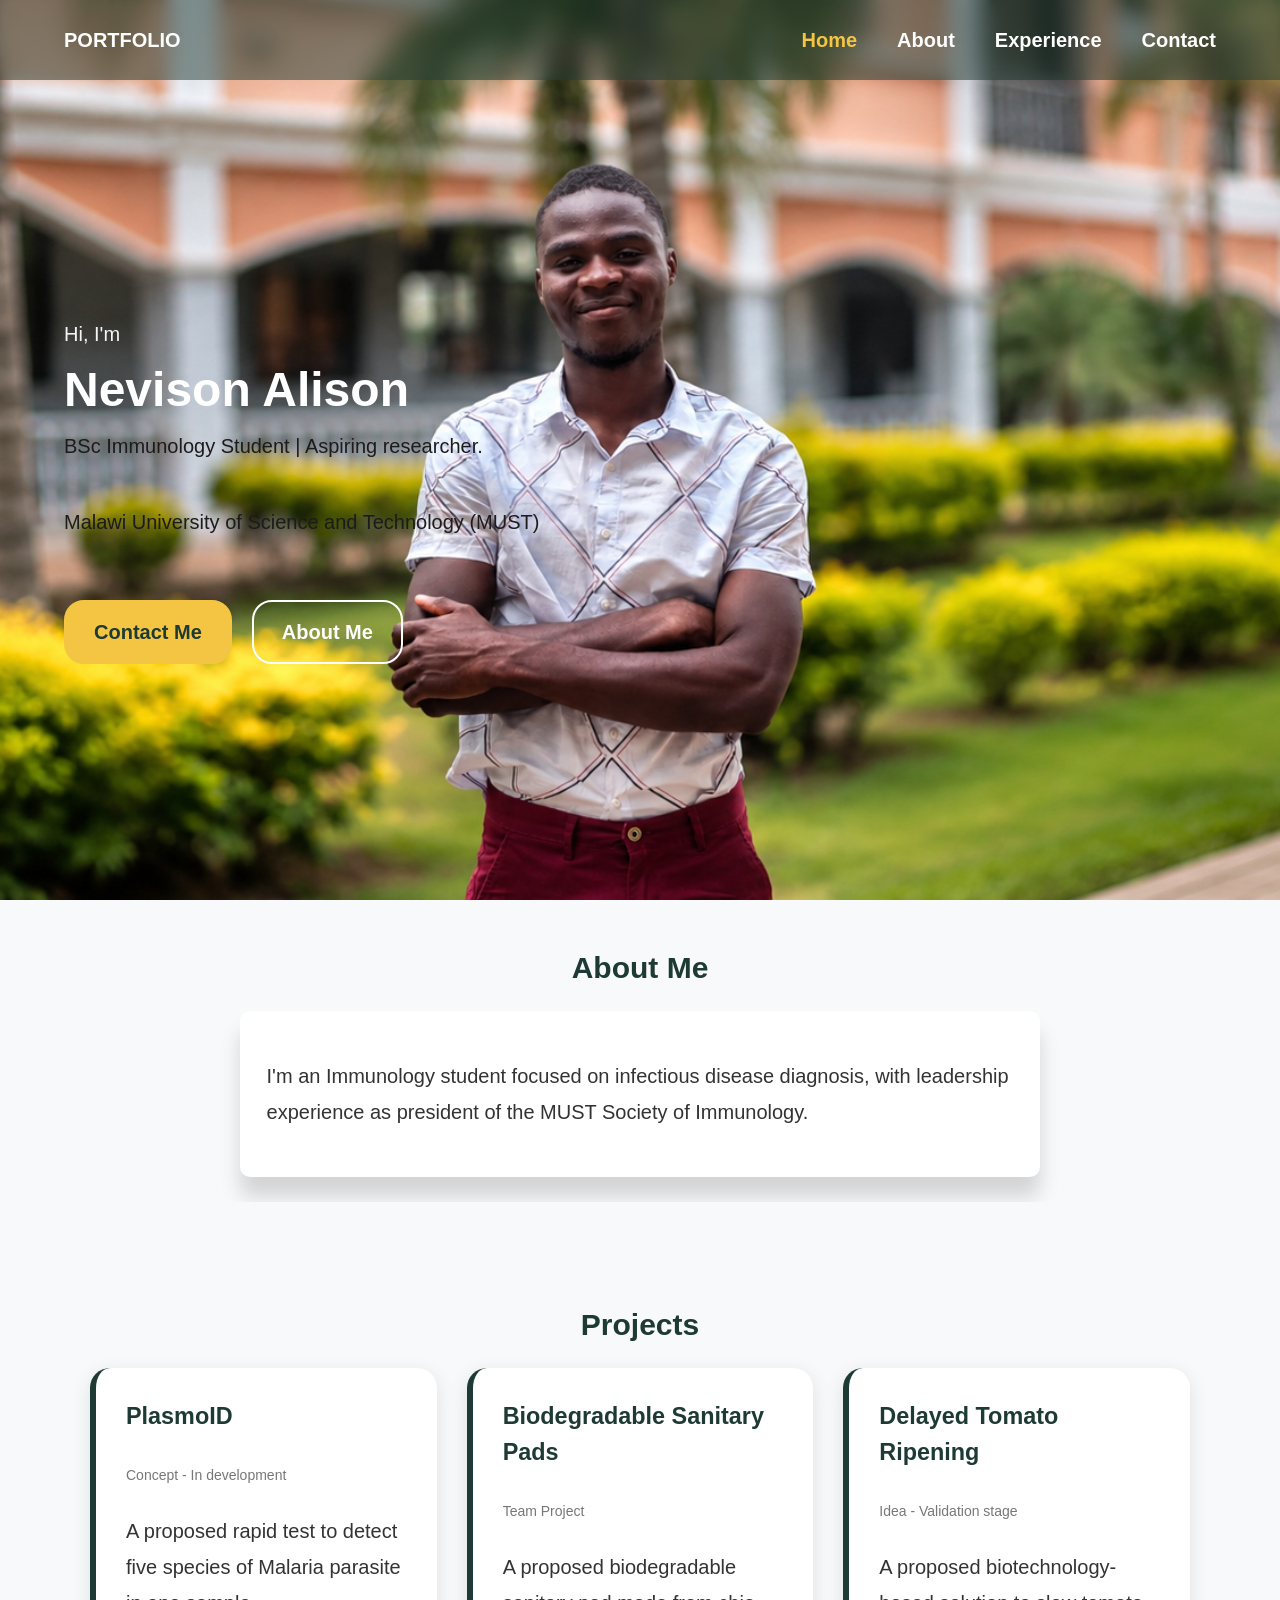
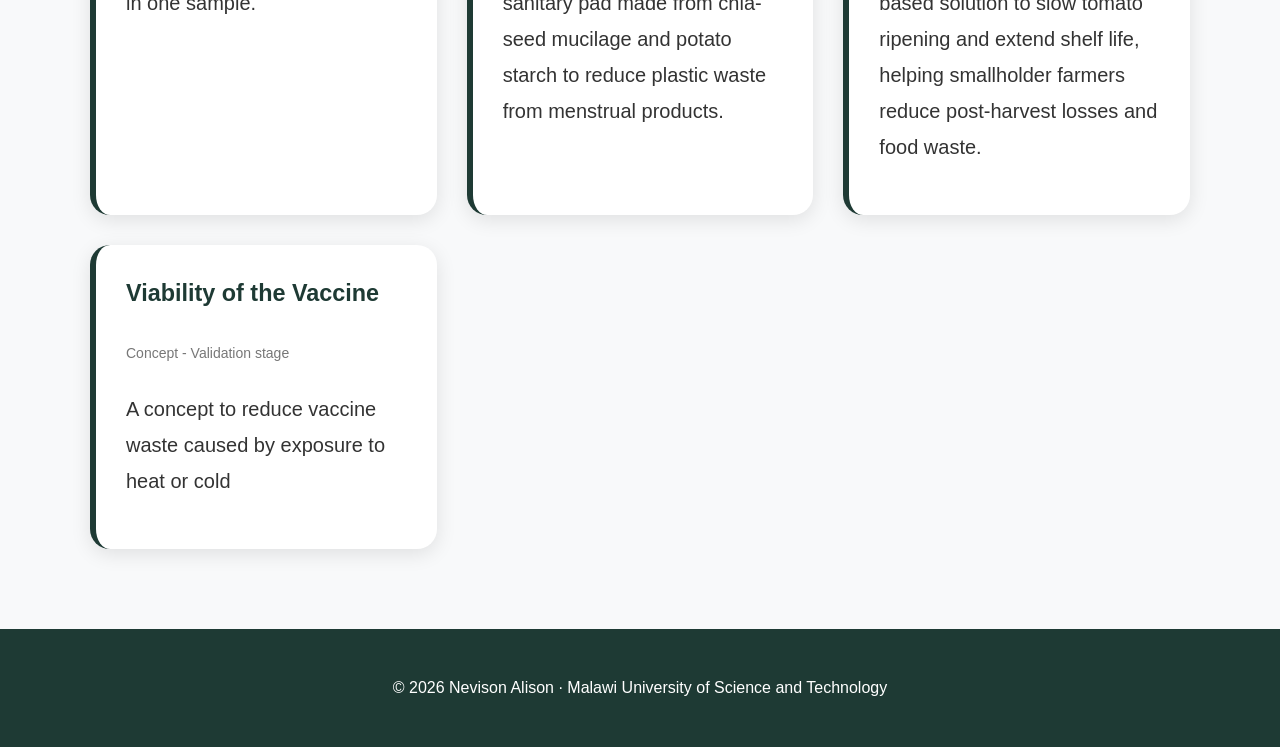
<file: index.html>
<!DOCTYPE html>
<html lang="en">
    <head>
        <meta charset="UTF-8">
        <meta name="viewport" content="width=device-width,initial-scale=1">
        <title>Nevison Alison | Immunology Student</title>
        <link rel="stylesheet" href="./styles/style.css">
    </head>
    <body>
        <header class="navbar-section">
            <h1 class="logo">PORTFOLIO</h1>
            <div class="nav-links">
                <a href="index.html" class="active">Home</a>
                <a href="about.html">About</a>
                <a href="experience.html">Experience</a>
                <a href="contact.html">Contact</a>
            </div>
            <button class="hamburger" aria-label="Open menu">☰</button>
        </header>


        <section class="hero">

            <p>Hi, I'm</p>
            <h1>Nevison Alison</h1>
            <p class="descript"> BSc Immunology Student | Aspiring researcher.</p>
            <p class="descript">Malawi University of Science and Technology (MUST)</p>

            <div class="hero-buttons">
                <a href="contact.html" class="btn btn-primary"> Contact Me</a>
                <a href="#about" class="btn">About Me</a>
            </div>
        </section>
        <section class="about-me" id="about">
                <h2>About Me</h2>
                <div class="about-me-description">
                <p>
                    I'm an Immunology student focused on infectious disease diagnosis, with leadership experience as president of the MUST Society of Immunology.
                </p>
                </div>
        </section>

        <section class="projects" id="projects">
            <h2>Projects</h2>
            <div class = "project-grid">
                <article class="project-card">
                    <h3>PlasmoID</h3>
                    <p class ="status">Concept - In development</p>
                    <p>A proposed rapid test to detect five species of Malaria parasite in one sample.</p>
                </article>

                <article class="project-card">
                    <h3>Biodegradable Sanitary Pads</h3>
                    <p class="status">Team Project</p>
                    <p>A proposed biodegradable sanitary pad made from chia-seed mucilage and potato starch to reduce plastic waste from menstrual products.</p>
                </article>
                <article class="project-card">
                    <h3>Delayed Tomato Ripening </h3>
                    <p class="status">Idea - Validation stage</p>
                    <p> A proposed biotechnology-based solution to slow tomato ripening and extend shelf life, helping smallholder farmers reduce post-harvest losses and food waste.</p>
                </article>
                <article class=" project-card">
                    <h3>Viability of the Vaccine</h3>
                    <p class=" status">Concept - Validation stage</p>
                    <p> A concept to reduce vaccine waste caused by exposure to heat or cold</p>
                </article>
            </div>
        </section>
        <footer class="footer">
             <p>© 2026 Nevison Alison · Malawi University of Science and Technology</p>
        </footer>
        <script src="./styles/script.js"></script>
    </body>
</html>
</file>
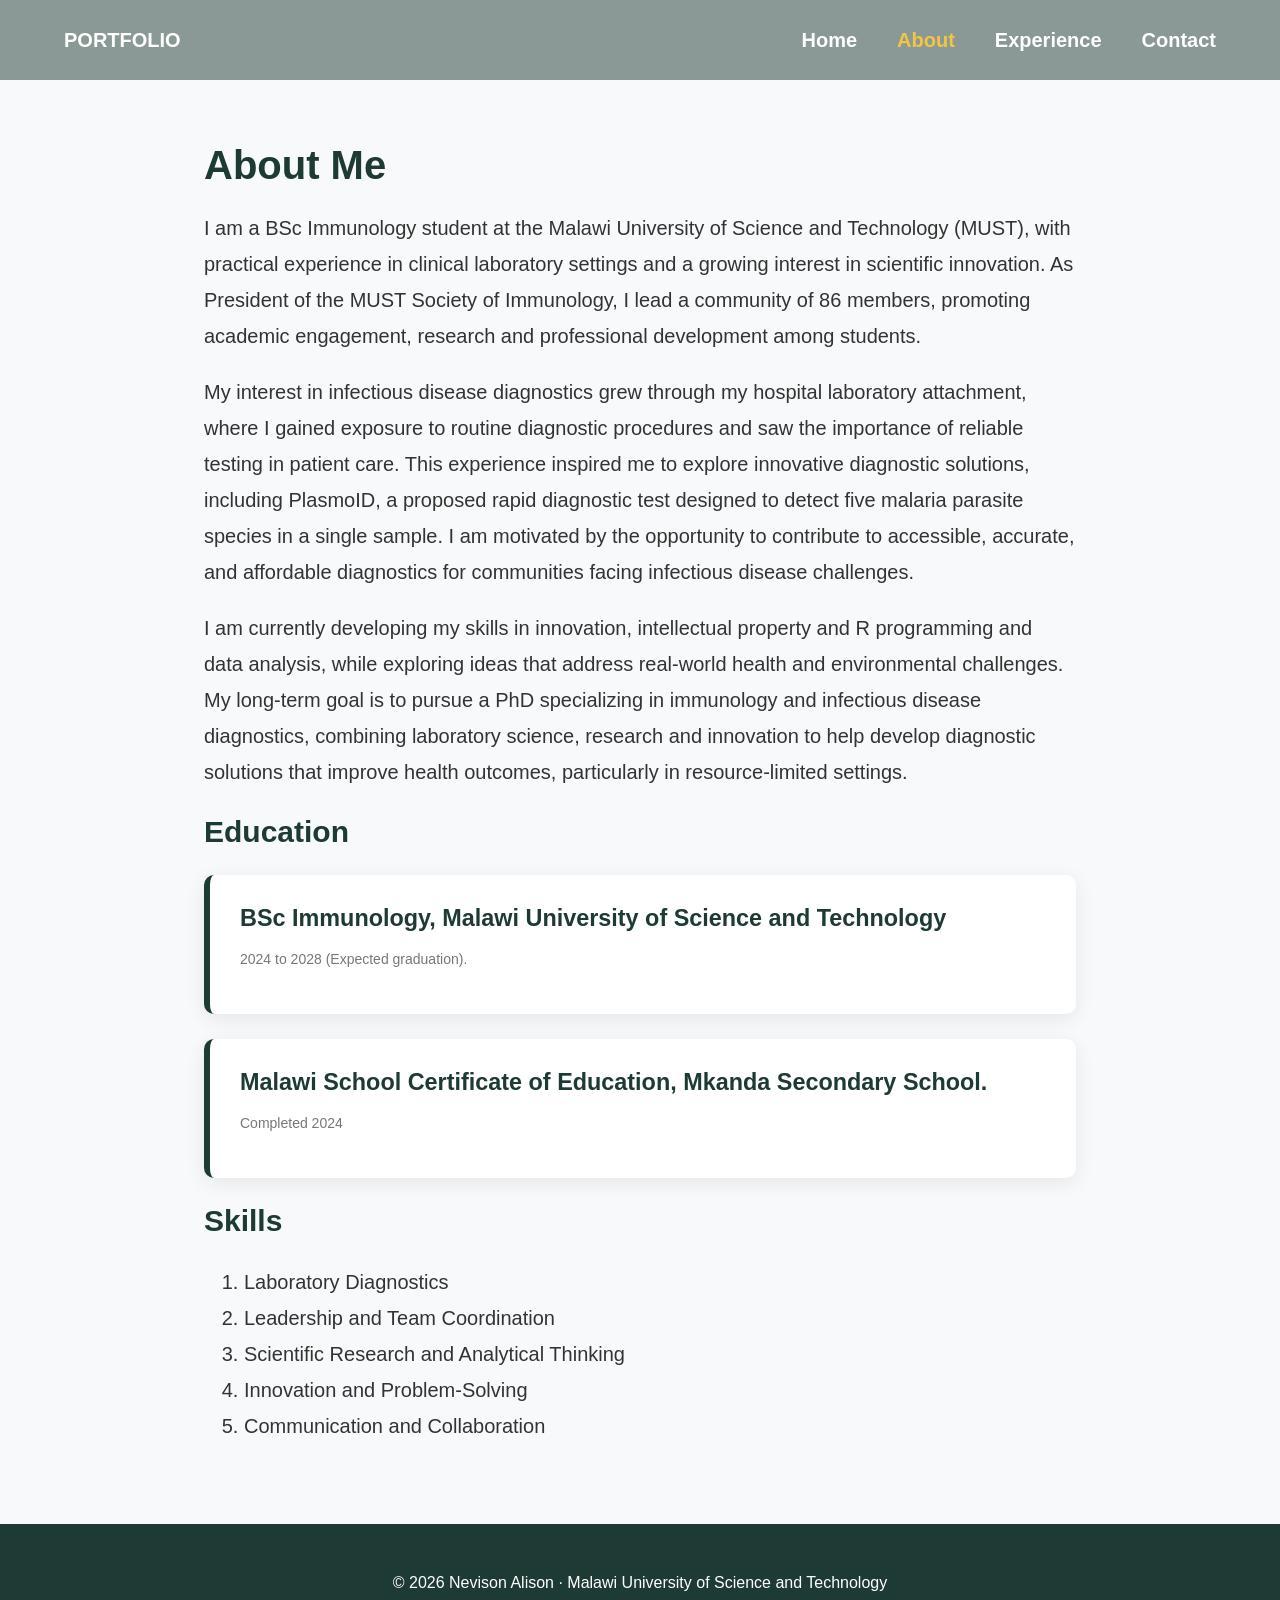
<file: about.html>
<!DOCTYPE html>
<html lang="en">
<head>
    <meta charset="UTF-8">
    <meta name="viewport" content="width=device-width, initial-scale=1">
    <title>About | Nevison Alison</title>
    <link rel="stylesheet" href="./styles/style.css">
</head>
<body>
    <header class="navbar-section">
        <a href="index.html" class="logo">PORTFOLIO</a>
        <nav class="nav-links">
            <a href="index.html">Home</a>
            <a href="about.html" class="active">About</a>
            <a href="experience.html">Experience</a>
            <a href="contact.html">Contact</a>
        </nav>
        <button class="hamburger" aria-label="Open menu">☰</button>
    </header>

    <main class="page">
        <h1>About Me</h1>
        <p>
            I am a BSc Immunology student at the Malawi University of Science and Technology (MUST),
             with practical experience in clinical laboratory settings and a growing interest in scientific innovation. 
             As President of the MUST Society of Immunology, I lead a community of 86 members, promoting academic engagement, research
             and professional development among students.
        </p>
        <p>
            My interest in infectious disease diagnostics grew through my hospital laboratory attachment, 
            where I gained exposure to routine diagnostic procedures and saw the importance of reliable testing in patient care. 
            This experience inspired me to explore innovative diagnostic solutions, including PlasmoID, a proposed rapid diagnostic test 
            designed to detect five malaria parasite species in a single sample. I am motivated by the opportunity to contribute to accessible, accurate,
             and affordable diagnostics for communities facing infectious disease challenges.
        </p>
        <p>
            I am currently developing my skills in innovation, intellectual property and R programming and data analysis, while exploring
             ideas that address real-world health and environmental challenges. My long-term goal is to pursue a PhD specializing in immunology 
             and infectious disease diagnostics, combining laboratory science, research and innovation to help develop diagnostic solutions that improve health outcomes,
             particularly in resource-limited settings.
        </p>

        <h2>Education</h2>
        <div class="timeline-item">
            <h3>BSc Immunology, Malawi University of Science and Technology</h3>
            <p class="meta"> 2024 to 2028 (Expected graduation).</p>
        </div>
        <div class="timeline-item">
            <h3>Malawi School Certificate of Education, Mkanda Secondary School.</h3>
            <p class="meta">Completed 2024</p>
        </div>
        <h2>Skills</h2>
            <ol>
                <li>Laboratory Diagnostics</li>
                <li>Leadership and Team Coordination</li>
                <li>Scientific Research and Analytical Thinking</li>
                <li>Innovation and Problem-Solving</li>
                <li>Communication and Collaboration</li>
            </ol>
      
    </main>

    <footer class="footer">
        <p>© 2026 Nevison Alison · Malawi University of Science and Technology</p>
    </footer>

    <script src="./styles/script.js"></script>
</body>
</html>
</file>
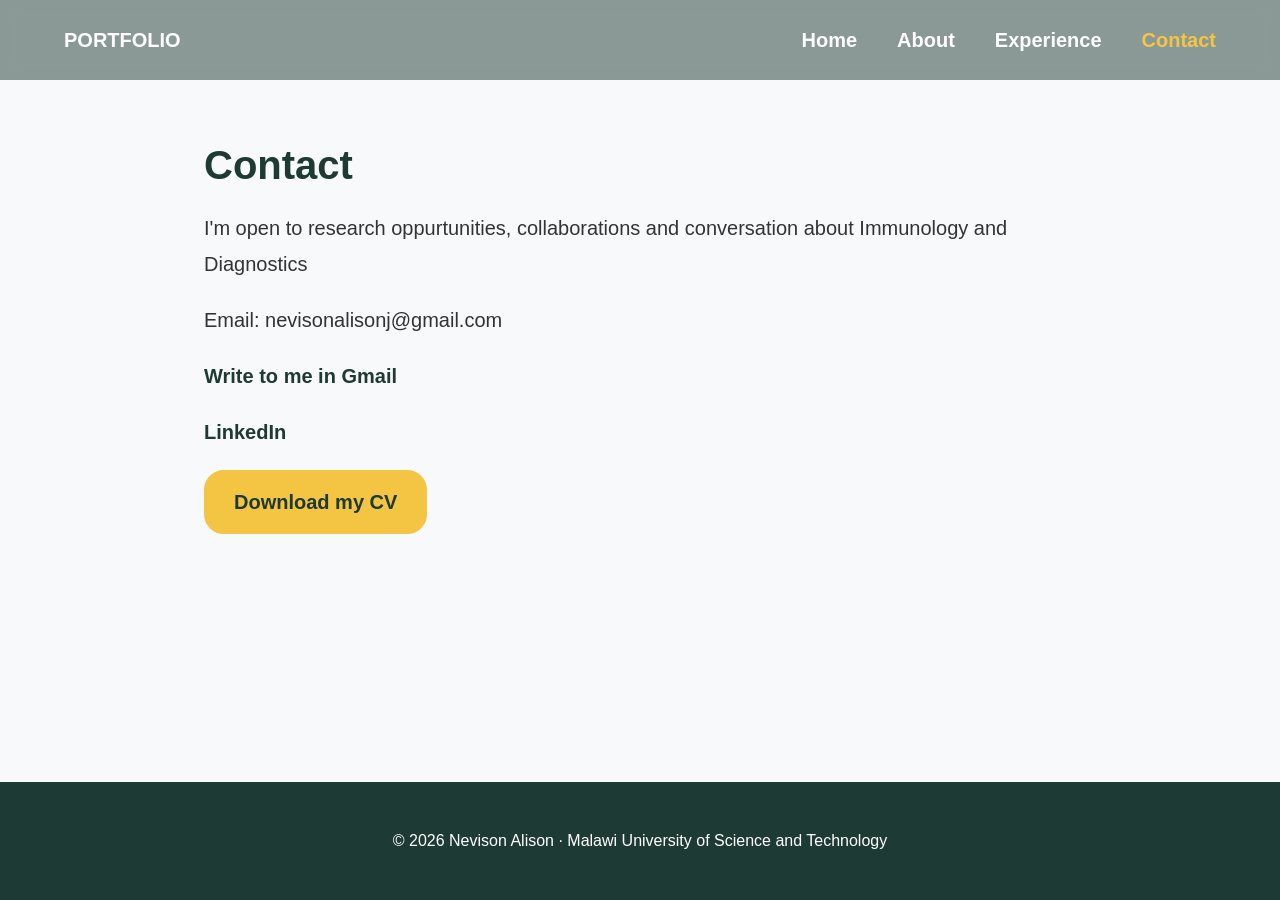
<file: contact.html>
<!DOCTYPE html>
<html lang="en">
<head>
    <meta charset="UTF-8">
    <meta name="viewport" content="width=device-width, initial-scale=1">
    <title>Contact | Nevison Alison</title>
    <link rel="stylesheet" href="./styles/style.css">
</head>
<body>
    <header class="navbar-section">
        <a href="index.html" class="logo">PORTFOLIO</a>
        <nav class="nav-links">
            <a href="index.html">Home</a>
            <a href="about.html">About</a>
            <a href="experience.html">Experience</a>
            <a href="contact.html" class="active">Contact</a>
        </nav>
        <button class="hamburger" aria-label="Open menu">☰</button>
    </header>

    <main class="page">
        <h1>Contact</h1>
        <p>I'm open to research oppurtunities, collaborations and conversation
            about Immunology and Diagnostics
        </p>

        <p>Email: nevisonalisonj@gmail.com</p>
        <p>
            <a href="https://mail.google.com/mail/?view=cm&to=nevisonalisonj@gmail.com" target="_blank" rel="noopener">Write to me in Gmail</a>
        </p>
        <p><a href="https://www.linkedin.com/in/nevison-alison-j1906" target="_blank" rel="noopener">LinkedIn</a></p>
        <p><a href="./cv/Nevison_alison_CV.pdf" download class="btn btn-primary">Download my CV</a></p>
       
    </main>

    <footer class="footer">
        <p>© 2026 Nevison Alison · Malawi University of Science and Technology</p>
    </footer>

    <script src="./styles/script.js"></script>
</body>
</html>
</file>
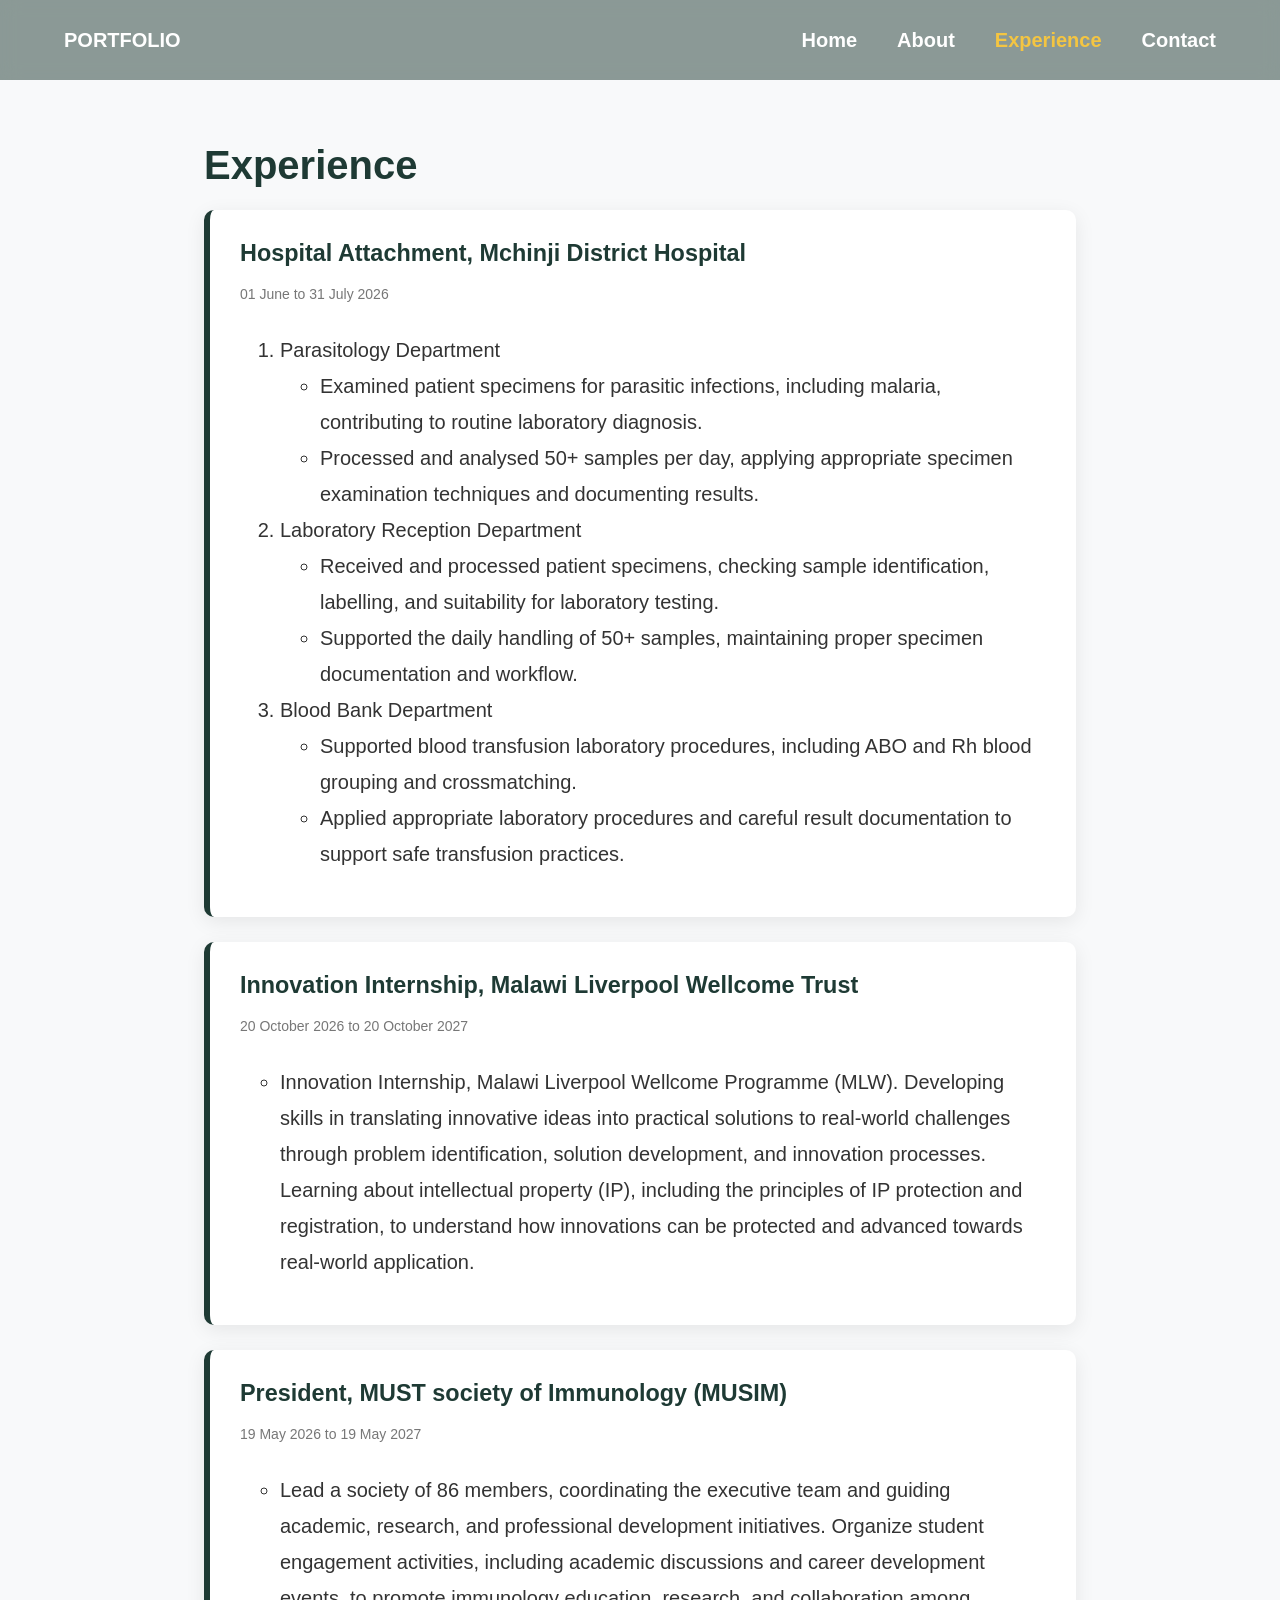
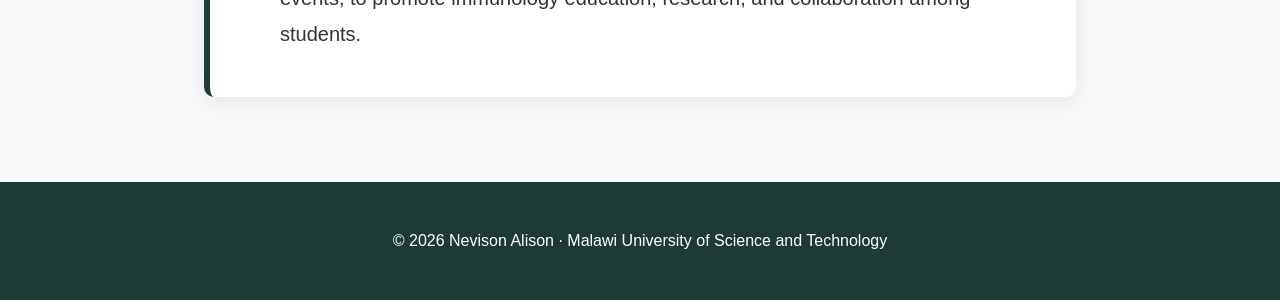
<file: experience.html>
<!DOCTYPE html>
<html lang="en">
<head>
    <meta charset="UTF-8">
    <meta name="viewport" content="width=device-width, initial-scale=1">
    <title>Experience | Nevison Alison</title>
    <link rel="stylesheet" href="./styles/style.css">
</head>
<body>
    <header class="navbar-section">
        <a href="index.html" class="logo">PORTFOLIO</a>
        <nav class="nav-links">
            <a href="index.html">Home</a>
            <a href="about.html">About</a>
            <a href="experience.html" class="active">Experience</a>
            <a href="contact.html">Contact</a>
        </nav>
        <button class="hamburger" aria-label="Open menu">☰</button>
    </header>

    <main class="page">
        <h1>Experience</h1>
        <div class="timeline-item">
            <h3>Hospital Attachment, Mchinji District Hospital</h3>
            <p class="meta">01 June to 31 July 2026</p>
            <ol>
                <li>Parasitology Department</li>
                    <ul>
                        <li>Examined patient specimens for parasitic infections, including malaria, contributing to routine laboratory diagnosis.</li>
                        <li>Processed and analysed 50+ samples per day, applying appropriate specimen examination techniques and documenting results.</li>
                    </ul>
                
                <li>Laboratory Reception Department</li>
                    <ul>
                        <li>Received and processed patient specimens, checking sample identification, labelling, and suitability for laboratory testing.</li>
                        <li>Supported the daily handling of 50+ samples, maintaining proper specimen documentation and workflow.</li>
                    </ul>
                <li>Blood Bank Department</li>
                    <ul>
                        <li>Supported blood transfusion laboratory procedures, including ABO and Rh blood grouping and crossmatching.</li>
                        <li>Applied appropriate laboratory procedures and careful result documentation to support safe transfusion practices.</li>
                    </ul>
            </ol>
        </div>
        <div class="timeline-item">
            <h3>Innovation Internship, Malawi Liverpool Wellcome Trust</h3>
            <p class="meta">20 October 2026 to 20 October 2027</p>
            <ul>
                <li>
                    Innovation Internship, Malawi Liverpool Wellcome Programme (MLW).
                    Developing skills in translating innovative ideas into practical solutions to real-world challenges through problem identification, solution development, and innovation processes. Learning about intellectual property (IP), including the principles of IP protection and registration, to understand how innovations can be protected and advanced towards real-world application.
                </li>
            </ul>
        </div>
        <div class="timeline-item">
            <h3>President, MUST society of Immunology (MUSIM)</h3>
            <p class="meta"> 19 May 2026 to 19 May 2027</p>
            <ul>
                <li>
                    Lead a society of 86 members, 
                    coordinating the executive team and guiding 
                    academic, research, and professional development
                     initiatives. Organize student engagement activities, including academic discussions and career
                      development events, to promote immunology education, research, and collaboration among students.
                </li>
            </ul>
        </div>
         
    </main>

    <footer class="footer">
        <p>© 2026 Nevison Alison · Malawi University of Science and Technology</p>
    </footer>

    <script src="./styles/script.js"></script>
</body>
</html>
</file>
<file: styles/style.css>
/* change a color here, it changes everywhere..these arevariables */
:root {
    --green: #1E3A34;
    --gold: #f4c542; 
    --light: #f8f9fa;
}
/* general styles  */
* {box-sizing: border-box;}

html {scroll-behavior: smooth;}

body {
    margin:0;
    font-family: Arial, Helvetica, sans-serif;
    background:var(--light);
    color: #333;
    font-size: 20px;
    min-height: 100vh;
    display: flex;
    flex-direction: column;
    line-height: 1.8em;
    
    
}
a {
    color: var(--green);
    font-weight: bold;
    text-decoration: none;
}

/* navbar styles */
.navbar-section{
    display: flex;
    justify-content: space-between;
    align-items: center;
    position: fixed;
    top: 0;
    left: 0;
    right: 0;
    z-index: 100;
    height: 80px;
    padding: 0 5%;
    
    
    
    background-color: rgba(30, 58, 50, 0.5);
    backdrop-filter: blur(10px);
}
.nav-links {
    display: flex;
    gap: 40px;
}
.nav-links a{
    transition: .3s;
    color: white;
}
.nav-links a:hover{
    color: var(--gold);
}
.logo {
    color: white;
    font-size: 20px;
}
.hero {
    min-height: 100vh;
    padding: 120px 5% 60px;
    display: flex;
    flex-direction: column;
    justify-content: center;
    background-image: url(./photos/background.png);
    background-repeat: no-repeat;
    background-position: center;
    color: whitesmoke;
    background-size: cover;

}
.hero h1{
    color: white;
    font-size: 48px;
    margin: 0;
}

/* reusable button */

.btn{
    display: inline-block;
    border: 2px solid white;
    border-radius: 20px;
    padding: 12px 28px;
    color: white;
    transition: .3s;
    

}
.hero-buttons{
    display: flex;
    gap: 20px;
    margin-top: 40px;
}
    
.btn:hover {
    transform: translateY(-5px);

}
.btn-primary {
    background: var(--gold);
    border-color: var(--gold);
    color: var(--green);
}
.about-me {
    padding: 2%;
    display: flex;
    flex-direction: column;
    align-items: center;
    scroll-margin-top: 80px;
}
.about-me h2 { color:var(--green)}
.about-me-description {
    max-width: 800px;
    border: 2px solid white;
    border-radius: 10px;
    background-color: white;
    box-shadow: 0 20px 20px rgb(0,0,0, .15);
    padding: 2%;
}

.descript {
    color: #1C1C1C;
    font-weight:400;
}
.hamburger {
    display: none;
    background: none;
    border: none;
    color: white;
    font-size: 32px;
    cursor: pointer;
}
/* project css */
.projects {
    padding: 80px 5%;
    background: var(--light);
}
.projects h2 {
    text-align: center;
    color: var(--green);
}
.project-grid {
    display: grid;
    grid-template-columns: repeat(auto-fit, minmax(280px,1fr));
    gap: 30px;
    max-width: 1100px;
    margin: 0 auto;

}
.project-card {
    padding: 30px;
    border-radius: 20px;
    border-left: 6px solid var(--green);
    background: white;
    box-shadow: 0 5px 20px rgba(0,0,0,.1);
    transition: .3s;

}
.project-card:hover {transform: translateY(-10px);}
.project-card h3 {margin-top: 0; color: var(--green);}
.status {font-size: 14px; color: #777;}

/* inner pages styles  */
.page{
    max-width: 1000px;
    margin: 0 auto;
    padding: 120px 5% 60px;
    flex: 1;
    width: 100%;
}
.page h1 {color: var(--green);}
.page h2 {color: var(--green);}
.active {color: var(--gold) !important}

.timeline-item {
    background: white;
    padding: 25px 30px;
    margin-bottom: 25px;
    border-left: 6px solid var(--green);
    border-radius: 10px;
    box-shadow: 0 5px 20px rgba(0,0,0,0.08);
}
.timeline-item h3 {
    margin: 0 0 5px;
    color: var(--green);
}
.timeline-item .meta {
    font-size: 14px;
    color: #777;
    margin: 0 0 12px;
}

.timeline-item ul {
    list-style-type: circle;
}
 /* footer styles  */

 .footer {
    background: var(--green);
    color: white;
    text-align: center;
    padding: 25px 5%;
    font-size: 16px;
}


@media (max-width: 768px) {
    /* rules here apply only when the screen is 768px wide or narrower */
    .hamburger {display:block;}
    .nav-links {
        display: none;
        position: absolute;
        top:80px;
        left: 0;
        right: 0;
        flex-direction: column;
        gap: 0;
        background: var(--green);
    }
    .nav-links a {padding: 16px 5%;}
    .nav-links.open {display: flex;}
    .hero h1 {font-size: 34px;}
}
</file>
